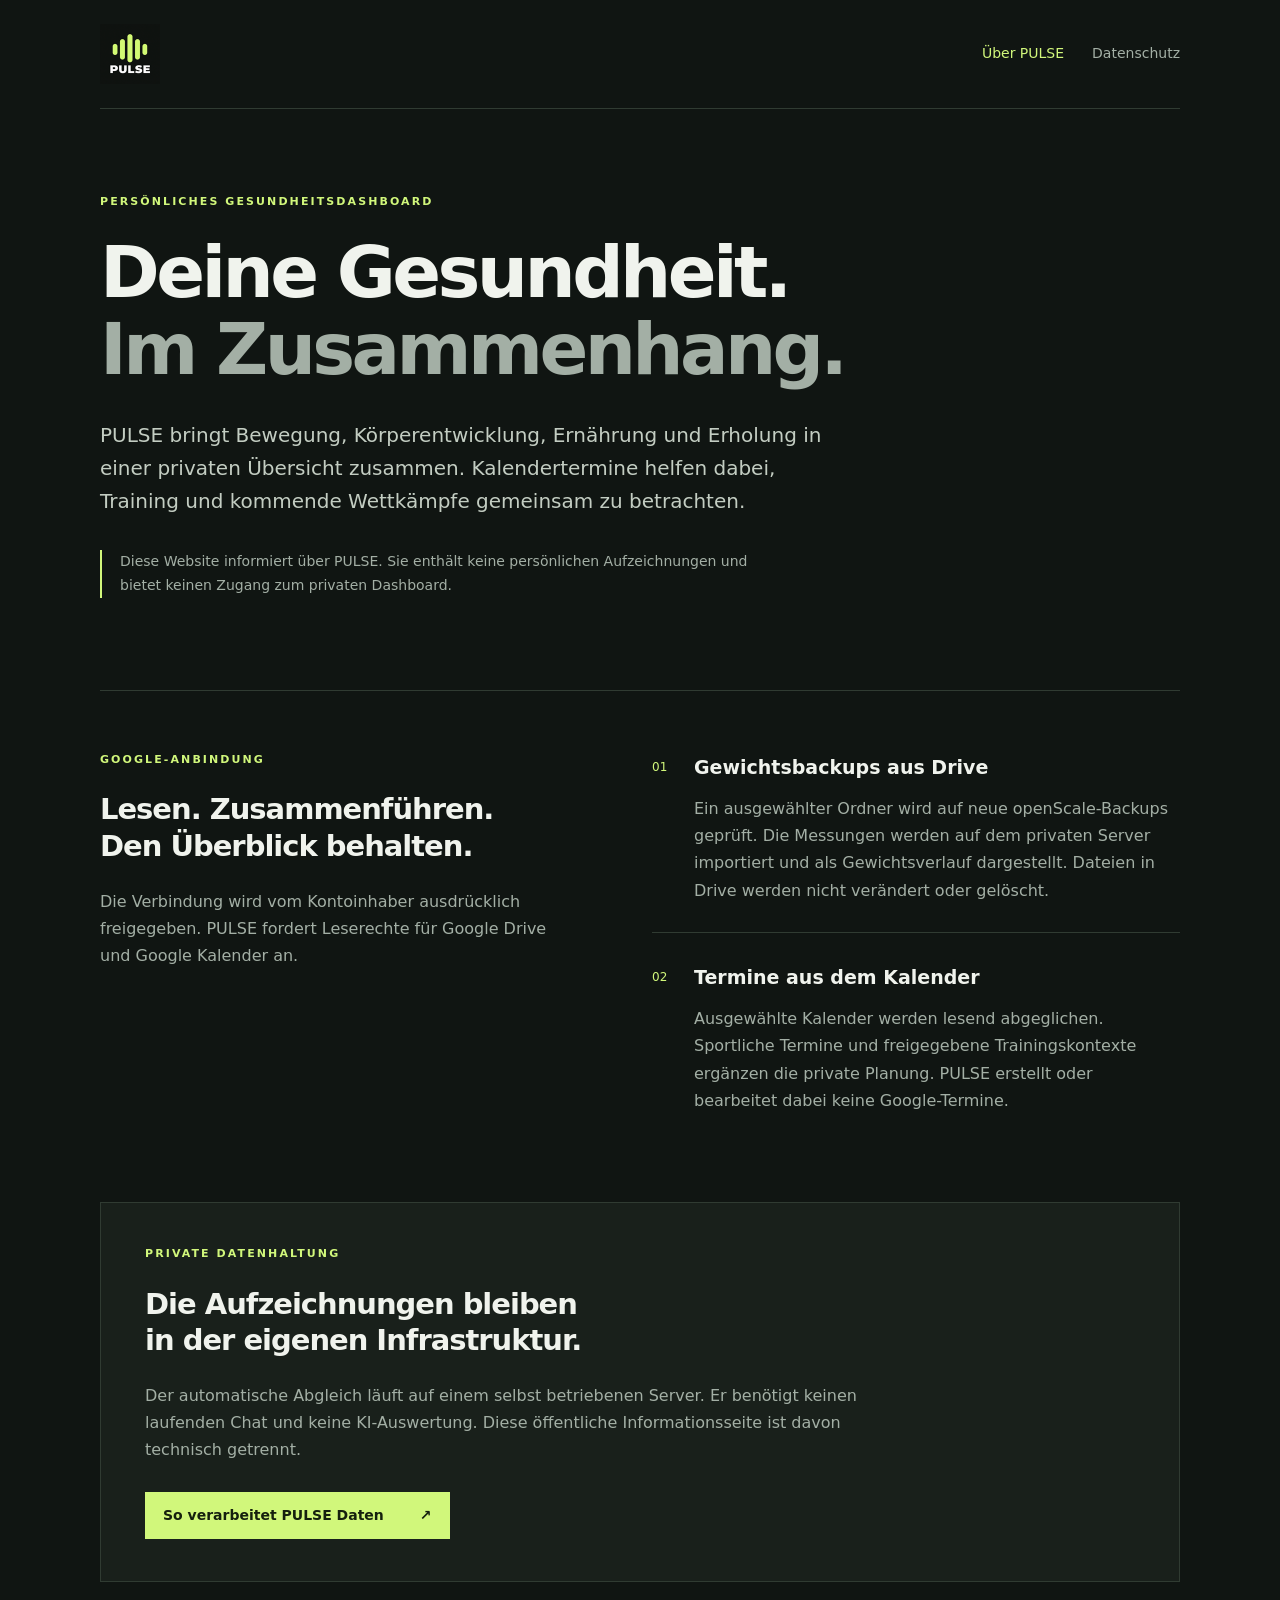
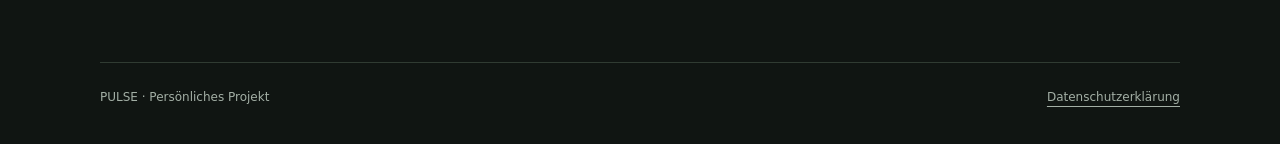
<file: index.html>
<!doctype html>
<html lang="de">
<head>
  <meta charset="utf-8">
  <meta name="viewport" content="width=device-width,initial-scale=1">
  <meta name="description" content="PULSE ist ein persönliches Dashboard für Gesundheit, Bewegung und Trainingsplanung. Informationen zur privaten Google-Anbindung.">
  <meta name="referrer" content="no-referrer">
  <title>PULSE · Persönliches Gesundheitsdashboard</title>
  <link rel="icon" href="logo.png" type="image/png">
  <link rel="stylesheet" href="style.css">
</head>
<body>
  <header class="wrap header"><a class="brand" href="./" aria-label="PULSE Startseite"><img src="logo.png" width="60" height="60" alt="PULSE"></a><nav aria-label="Hauptnavigation"><a aria-current="page" href="./">Über PULSE</a><a href="datenschutz.html">Datenschutz</a></nav></header>
  <main class="wrap">
    <section class="hero"><p class="eyebrow">PERSÖNLICHES GESUNDHEITSDASHBOARD</p><h1>Deine Gesundheit.<br><span>Im Zusammenhang.</span></h1><p class="lead">PULSE bringt Bewegung, Körperentwicklung, Ernährung und Erholung in einer privaten Übersicht zusammen. Kalendertermine helfen dabei, Training und kommende Wettkämpfe gemeinsam zu betrachten.</p><p class="boundary">Diese Website informiert über PULSE. Sie enthält keine persönlichen Aufzeichnungen und bietet keinen Zugang zum privaten Dashboard.</p></section>
    <section class="connections" aria-labelledby="google"><div><p class="eyebrow">GOOGLE-ANBINDUNG</p><h2 id="google">Lesen. Zusammenführen.<br>Den Überblick behalten.</h2><p>Die Verbindung wird vom Kontoinhaber ausdrücklich freigegeben. PULSE fordert Leserechte für Google Drive und Google Kalender an.</p></div><div class="connection-list"><article><span class="number">01</span><h3>Gewichtsbackups aus Drive</h3><p>Ein ausgewählter Ordner wird auf neue openScale-Backups geprüft. Die Messungen werden auf dem privaten Server importiert und als Gewichtsverlauf dargestellt. Dateien in Drive werden nicht verändert oder gelöscht.</p></article><article><span class="number">02</span><h3>Termine aus dem Kalender</h3><p>Ausgewählte Kalender werden lesend abgeglichen. Sportliche Termine und freigegebene Trainingskontexte ergänzen die private Planung. PULSE erstellt oder bearbeitet dabei keine Google-Termine.</p></article></div></section>
    <section class="privacy-summary" aria-labelledby="private"><p class="eyebrow">PRIVATE DATENHALTUNG</p><h2 id="private">Die Aufzeichnungen bleiben<br>in der eigenen Infrastruktur.</h2><p>Der automatische Abgleich läuft auf einem selbst betriebenen Server. Er benötigt keinen laufenden Chat und keine KI-Auswertung. Diese öffentliche Informationsseite ist davon technisch getrennt.</p><a class="button" href="datenschutz.html">So verarbeitet PULSE Daten <span aria-hidden="true">↗</span></a></section>
  </main>
  <footer class="wrap footer"><span>PULSE · Persönliches Projekt</span><a href="datenschutz.html">Datenschutzerklärung</a></footer>
</body>
</html>
</file>
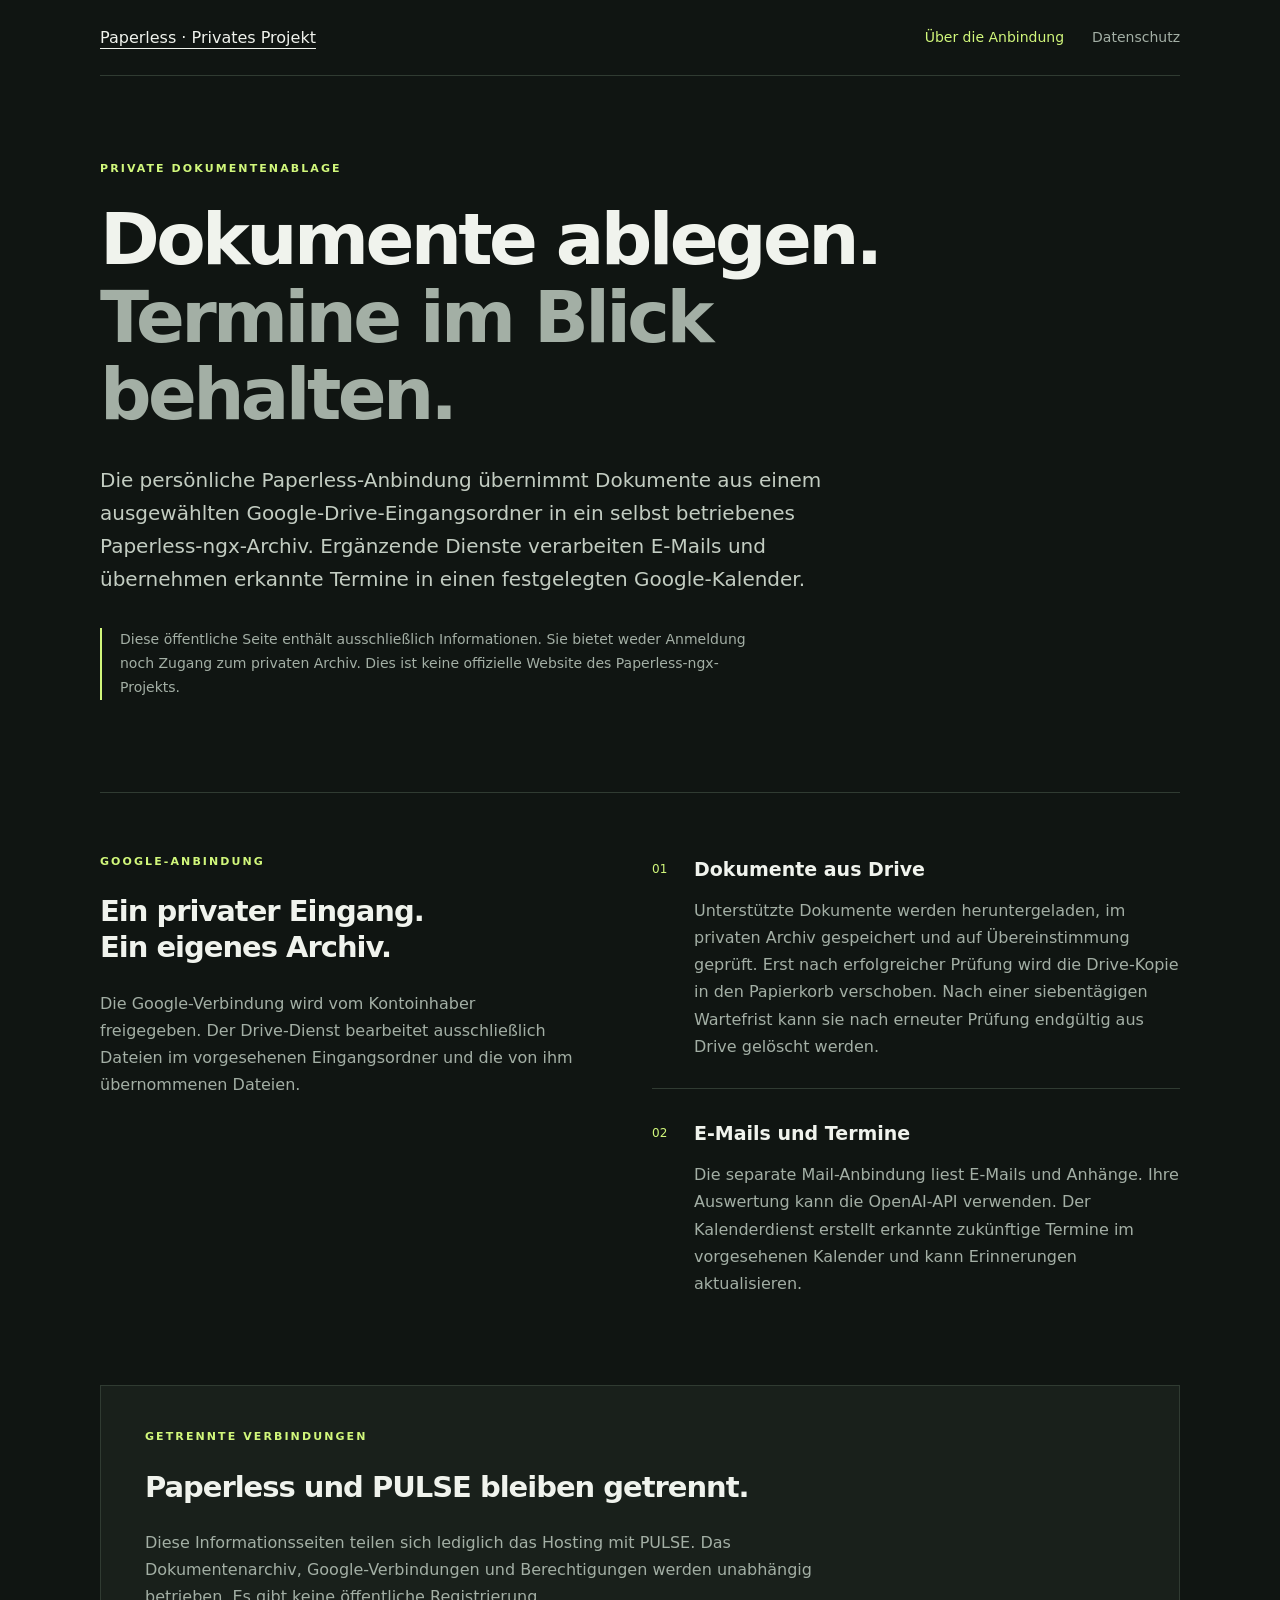
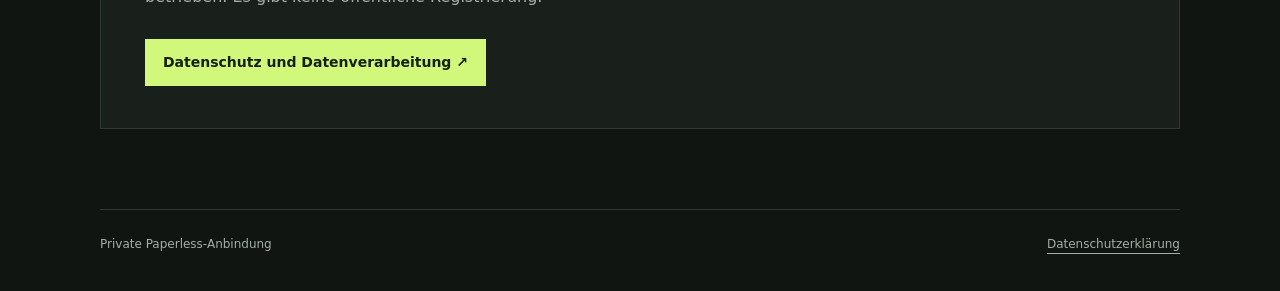
<file: paperless/index.html>
<!doctype html>
<html lang="de"><head><meta charset="utf-8"><meta name="viewport" content="width=device-width,initial-scale=1"><meta name="referrer" content="no-referrer"><title>Paperless · Private Dokumentenablage</title><link rel="stylesheet" href="../style.css"></head><body>
<header class="wrap header"><a class="brand" href="./">Paperless · Privates Projekt</a><nav aria-label="Navigation"><a aria-current="page" href="./">Über die Anbindung</a><a href="datenschutz.html">Datenschutz</a></nav></header>
<main class="wrap"><section class="hero"><p class="eyebrow">PRIVATE DOKUMENTENABLAGE</p><h1>Dokumente ablegen.<br><span>Termine im Blick behalten.</span></h1><p class="lead">Die persönliche Paperless-Anbindung übernimmt Dokumente aus einem ausgewählten Google-Drive-Eingangsordner in ein selbst betriebenes Paperless-ngx-Archiv. Ergänzende Dienste verarbeiten E-Mails und übernehmen erkannte Termine in einen festgelegten Google-Kalender.</p><p class="boundary">Diese öffentliche Seite enthält ausschließlich Informationen. Sie bietet weder Anmeldung noch Zugang zum privaten Archiv. Dies ist keine offizielle Website des Paperless-ngx-Projekts.</p></section>
<section class="connections"><div><p class="eyebrow">GOOGLE-ANBINDUNG</p><h2>Ein privater Eingang.<br>Ein eigenes Archiv.</h2><p>Die Google-Verbindung wird vom Kontoinhaber freigegeben. Der Drive-Dienst bearbeitet ausschließlich Dateien im vorgesehenen Eingangsordner und die von ihm übernommenen Dateien.</p></div><div class="connection-list"><article><span class="number">01</span><h3>Dokumente aus Drive</h3><p>Unterstützte Dokumente werden heruntergeladen, im privaten Archiv gespeichert und auf Übereinstimmung geprüft. Erst nach erfolgreicher Prüfung wird die Drive-Kopie in den Papierkorb verschoben. Nach einer siebentägigen Wartefrist kann sie nach erneuter Prüfung endgültig aus Drive gelöscht werden.</p></article><article><span class="number">02</span><h3>E-Mails und Termine</h3><p>Die separate Mail-Anbindung liest E-Mails und Anhänge. Ihre Auswertung kann die OpenAI-API verwenden. Der Kalenderdienst erstellt erkannte zukünftige Termine im vorgesehenen Kalender und kann Erinnerungen aktualisieren.</p></article></div></section>
<section class="privacy-summary"><p class="eyebrow">GETRENNTE VERBINDUNGEN</p><h2>Paperless und PULSE bleiben getrennt.</h2><p>Diese Informationsseiten teilen sich lediglich das Hosting mit PULSE. Das Dokumentenarchiv, Google-Verbindungen und Berechtigungen werden unabhängig betrieben. Es gibt keine öffentliche Registrierung.</p><a class="button" href="datenschutz.html">Datenschutz und Datenverarbeitung ↗</a></section></main><footer class="wrap footer"><span>Private Paperless-Anbindung</span><a href="datenschutz.html">Datenschutzerklärung</a></footer></body></html>
</file>
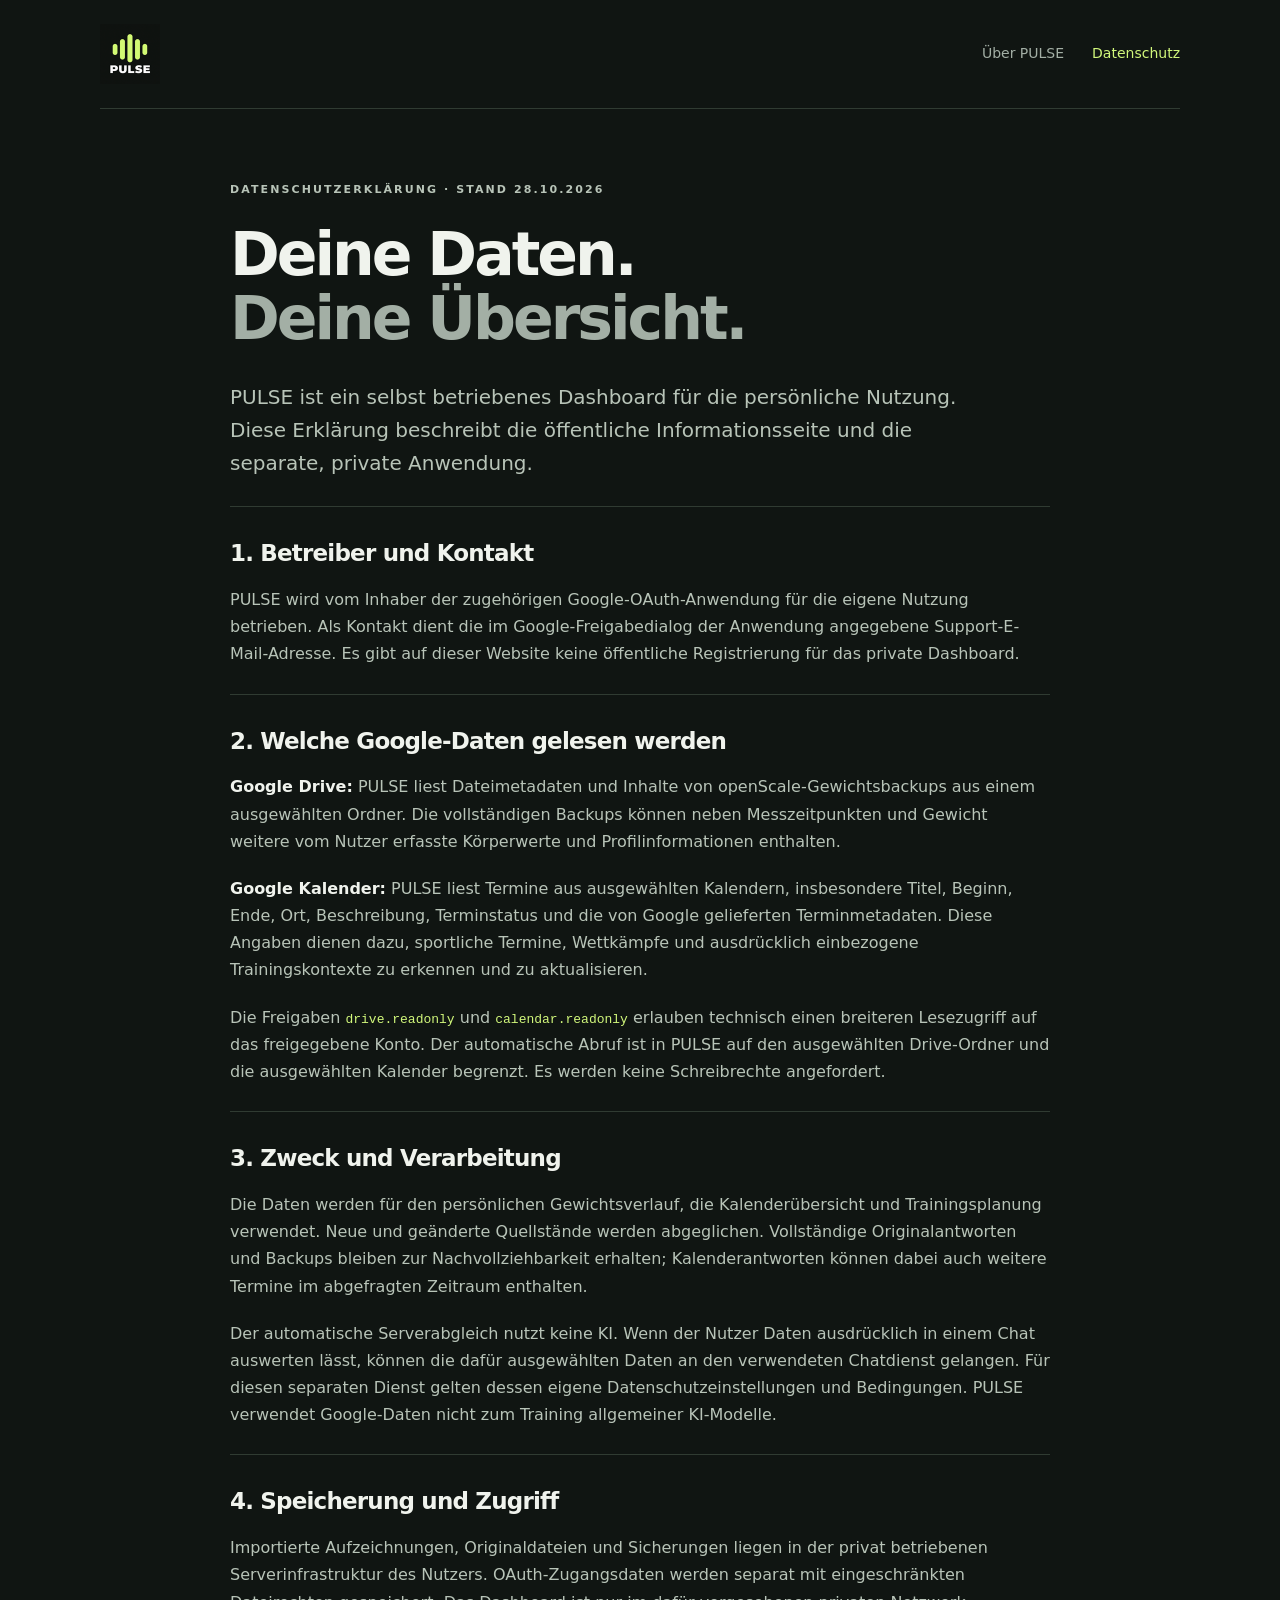
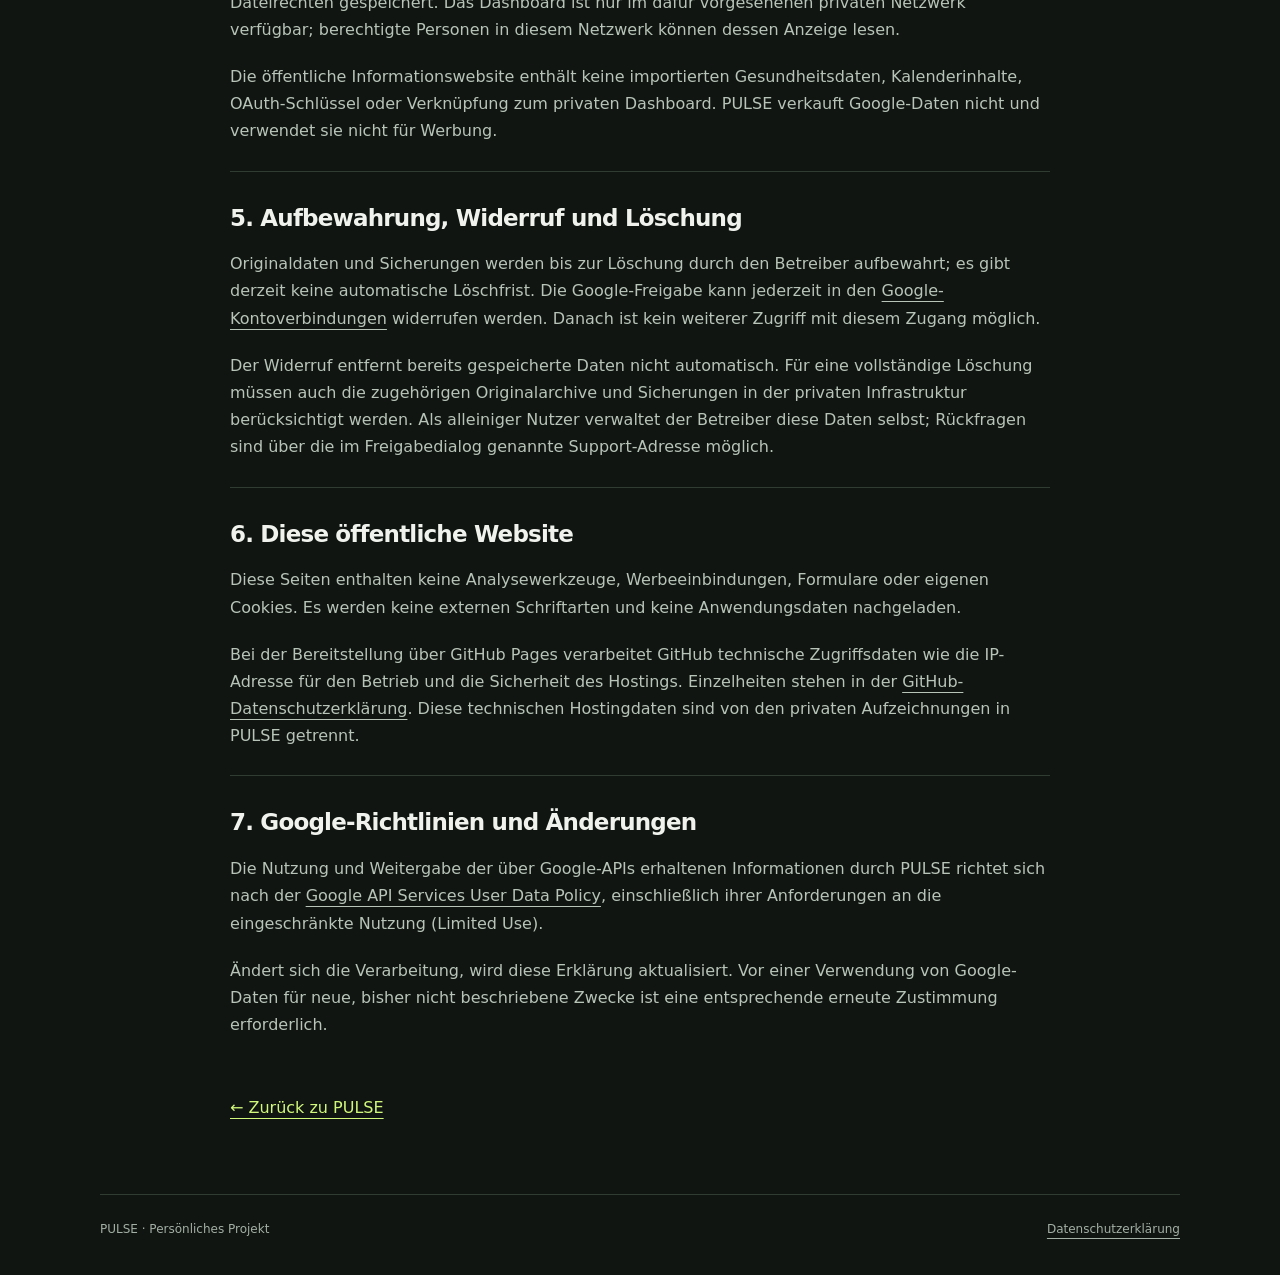
<file: datenschutz.html>
<!doctype html>
<html lang="de">
<head>
  <meta charset="utf-8">
  <meta name="viewport" content="width=device-width,initial-scale=1">
  <meta name="description" content="Informationen über den Zugriff auf Google-Daten, private Speicherung und Widerruf bei PULSE.">
  <meta name="referrer" content="no-referrer">
  <title>Datenschutz · PULSE</title>
  <link rel="icon" href="logo.png" type="image/png">
  <link rel="stylesheet" href="style.css">
</head>
<body>
  <header class="wrap header"><a class="brand" href="./" aria-label="PULSE Startseite"><img src="logo.png" width="60" height="60" alt="PULSE"></a><nav aria-label="Hauptnavigation"><a href="./">Über PULSE</a><a aria-current="page" href="datenschutz.html">Datenschutz</a></nav></header>
  <main class="wrap document"><p class="eyebrow">DATENSCHUTZERKLÄRUNG · STAND 28.10.2026</p><h1>Deine Daten.<br><span>Deine Übersicht.</span></h1><p class="lead">PULSE ist ein selbst betriebenes Dashboard für die persönliche Nutzung. Diese Erklärung beschreibt die öffentliche Informationsseite und die separate, private Anwendung.</p>
    <section><h2>1. Betreiber und Kontakt</h2><p>PULSE wird vom Inhaber der zugehörigen Google-OAuth-Anwendung für die eigene Nutzung betrieben. Als Kontakt dient die im Google-Freigabedialog der Anwendung angegebene Support-E-Mail-Adresse. Es gibt auf dieser Website keine öffentliche Registrierung für das private Dashboard.</p></section>
    <section><h2>2. Welche Google-Daten gelesen werden</h2><p><strong>Google Drive:</strong> PULSE liest Dateimetadaten und Inhalte von openScale-Gewichtsbackups aus einem ausgewählten Ordner. Die vollständigen Backups können neben Messzeitpunkten und Gewicht weitere vom Nutzer erfasste Körperwerte und Profilinformationen enthalten.</p><p><strong>Google Kalender:</strong> PULSE liest Termine aus ausgewählten Kalendern, insbesondere Titel, Beginn, Ende, Ort, Beschreibung, Terminstatus und die von Google gelieferten Terminmetadaten. Diese Angaben dienen dazu, sportliche Termine, Wettkämpfe und ausdrücklich einbezogene Trainingskontexte zu erkennen und zu aktualisieren.</p><p>Die Freigaben <code>drive.readonly</code> und <code>calendar.readonly</code> erlauben technisch einen breiteren Lesezugriff auf das freigegebene Konto. Der automatische Abruf ist in PULSE auf den ausgewählten Drive-Ordner und die ausgewählten Kalender begrenzt. Es werden keine Schreibrechte angefordert.</p></section>
    <section><h2>3. Zweck und Verarbeitung</h2><p>Die Daten werden für den persönlichen Gewichtsverlauf, die Kalenderübersicht und Trainingsplanung verwendet. Neue und geänderte Quellstände werden abgeglichen. Vollständige Originalantworten und Backups bleiben zur Nachvollziehbarkeit erhalten; Kalenderantworten können dabei auch weitere Termine im abgefragten Zeitraum enthalten.</p><p>Der automatische Serverabgleich nutzt keine KI. Wenn der Nutzer Daten ausdrücklich in einem Chat auswerten lässt, können die dafür ausgewählten Daten an den verwendeten Chatdienst gelangen. Für diesen separaten Dienst gelten dessen eigene Datenschutzeinstellungen und Bedingungen. PULSE verwendet Google-Daten nicht zum Training allgemeiner KI-Modelle.</p></section>
    <section><h2>4. Speicherung und Zugriff</h2><p>Importierte Aufzeichnungen, Originaldateien und Sicherungen liegen in der privat betriebenen Serverinfrastruktur des Nutzers. OAuth-Zugangsdaten werden separat mit eingeschränkten Dateirechten gespeichert. Das Dashboard ist nur im dafür vorgesehenen privaten Netzwerk verfügbar; berechtigte Personen in diesem Netzwerk können dessen Anzeige lesen.</p><p>Die öffentliche Informationswebsite enthält keine importierten Gesundheitsdaten, Kalenderinhalte, OAuth-Schlüssel oder Verknüpfung zum privaten Dashboard. PULSE verkauft Google-Daten nicht und verwendet sie nicht für Werbung.</p></section>
    <section><h2>5. Aufbewahrung, Widerruf und Löschung</h2><p>Originaldaten und Sicherungen werden bis zur Löschung durch den Betreiber aufbewahrt; es gibt derzeit keine automatische Löschfrist. Die Google-Freigabe kann jederzeit in den <a href="https://myaccount.google.com/connections" rel="noreferrer">Google-Kontoverbindungen</a> widerrufen werden. Danach ist kein weiterer Zugriff mit diesem Zugang möglich.</p><p>Der Widerruf entfernt bereits gespeicherte Daten nicht automatisch. Für eine vollständige Löschung müssen auch die zugehörigen Originalarchive und Sicherungen in der privaten Infrastruktur berücksichtigt werden. Als alleiniger Nutzer verwaltet der Betreiber diese Daten selbst; Rückfragen sind über die im Freigabedialog genannte Support-Adresse möglich.</p></section>
    <section><h2>6. Diese öffentliche Website</h2><p>Diese Seiten enthalten keine Analysewerkzeuge, Werbeeinbindungen, Formulare oder eigenen Cookies. Es werden keine externen Schriftarten und keine Anwendungsdaten nachgeladen.</p><p>Bei der Bereitstellung über GitHub Pages verarbeitet GitHub technische Zugriffsdaten wie die IP-Adresse für den Betrieb und die Sicherheit des Hostings. Einzelheiten stehen in der <a href="https://docs.github.com/en/site-policy/privacy-policies/github-general-privacy-statement" rel="noreferrer">GitHub-Datenschutzerklärung</a>. Diese technischen Hostingdaten sind von den privaten Aufzeichnungen in PULSE getrennt.</p></section>
    <section><h2>7. Google-Richtlinien und Änderungen</h2><p>Die Nutzung und Weitergabe der über Google-APIs erhaltenen Informationen durch PULSE richtet sich nach der <a href="https://developers.google.com/terms/api-services-user-data-policy" rel="noreferrer">Google API Services User Data Policy</a>, einschließlich ihrer Anforderungen an die eingeschränkte Nutzung (Limited Use).</p><p>Ändert sich die Verarbeitung, wird diese Erklärung aktualisiert. Vor einer Verwendung von Google-Daten für neue, bisher nicht beschriebene Zwecke ist eine entsprechende erneute Zustimmung erforderlich.</p></section>
    <a class="back" href="./">← Zurück zu PULSE</a>
  </main>
  <footer class="wrap footer"><span>PULSE · Persönliches Projekt</span><a href="datenschutz.html">Datenschutzerklärung</a></footer>
</body>
</html>
</file>
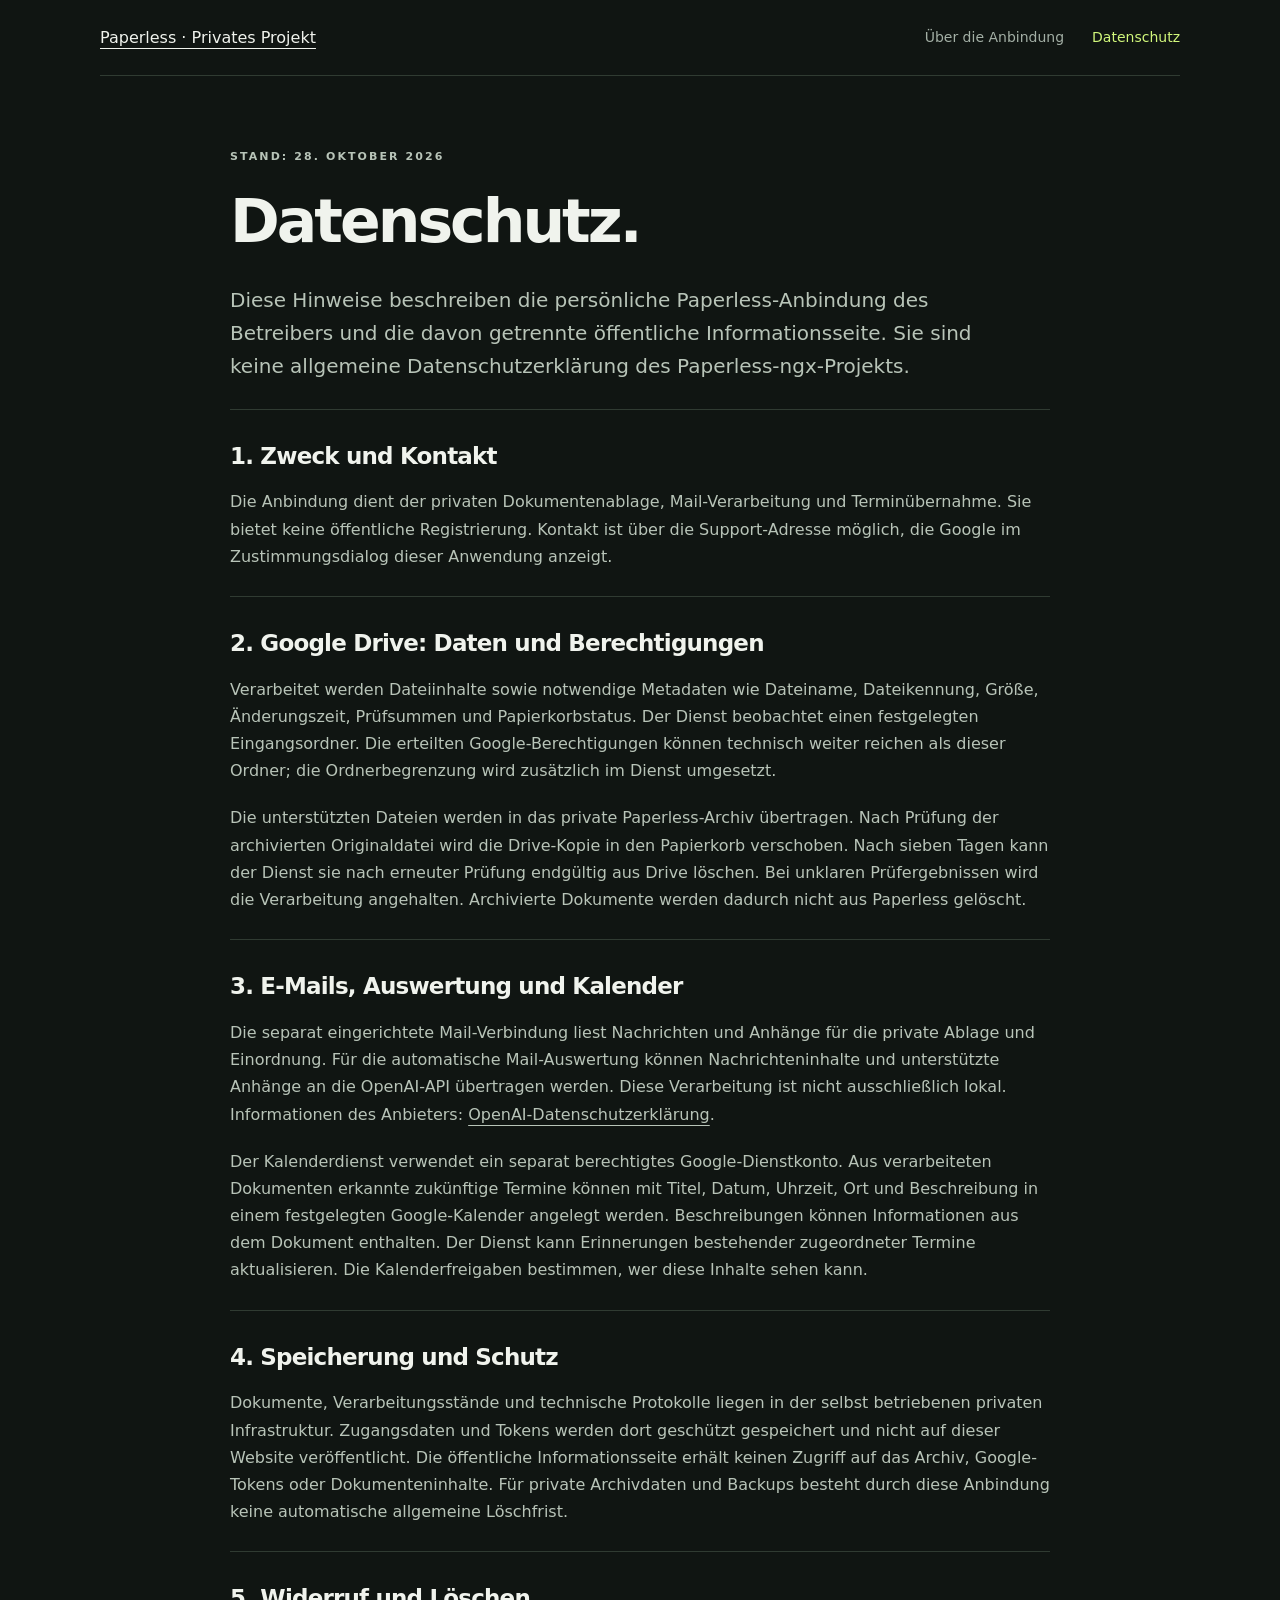
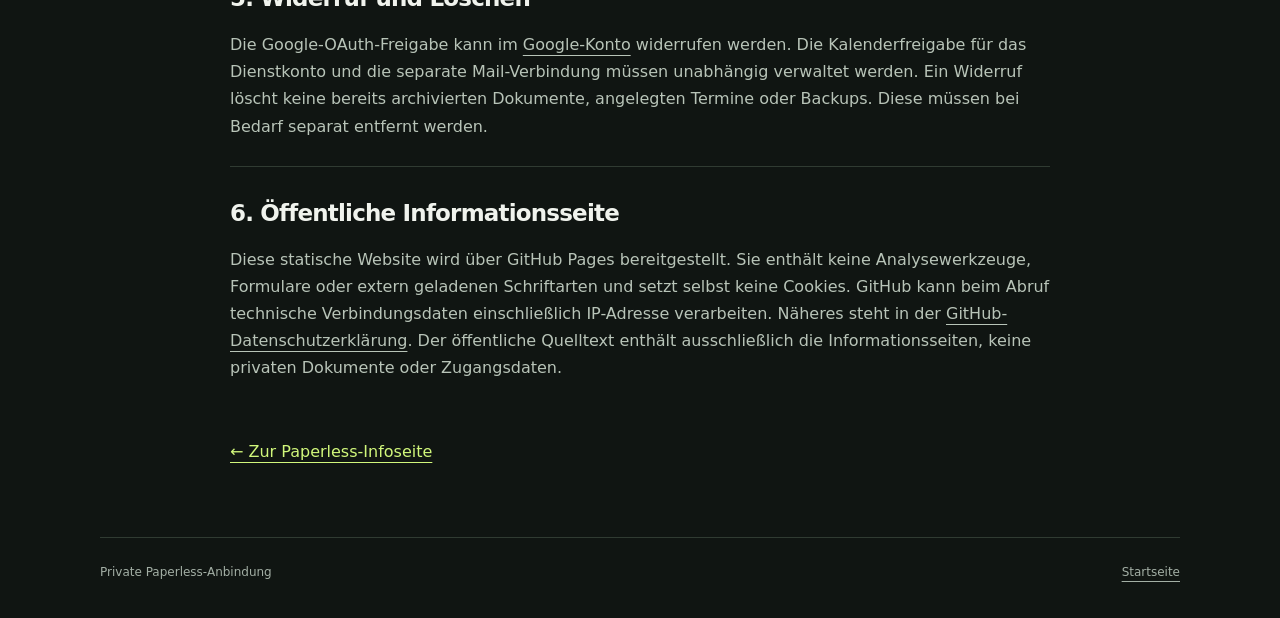
<file: paperless/datenschutz.html>
<!doctype html>
<html lang="de"><head><meta charset="utf-8"><meta name="viewport" content="width=device-width,initial-scale=1"><meta name="referrer" content="no-referrer"><title>Datenschutz · Private Paperless-Anbindung</title><link rel="stylesheet" href="../style.css"></head><body><header class="wrap header"><a class="brand" href="./">Paperless · Privates Projekt</a><nav aria-label="Navigation"><a href="./">Über die Anbindung</a><a aria-current="page" href="datenschutz.html">Datenschutz</a></nav></header>
<main class="wrap document"><p class="eyebrow">STAND: 28. OKTOBER 2026</p><h1>Datenschutz.</h1><p class="lead">Diese Hinweise beschreiben die persönliche Paperless-Anbindung des Betreibers und die davon getrennte öffentliche Informationsseite. Sie sind keine allgemeine Datenschutzerklärung des Paperless-ngx-Projekts.</p>
<section><h2>1. Zweck und Kontakt</h2><p>Die Anbindung dient der privaten Dokumentenablage, Mail-Verarbeitung und Terminübernahme. Sie bietet keine öffentliche Registrierung. Kontakt ist über die Support-Adresse möglich, die Google im Zustimmungsdialog dieser Anwendung anzeigt.</p></section>
<section><h2>2. Google Drive: Daten und Berechtigungen</h2><p>Verarbeitet werden Dateiinhalte sowie notwendige Metadaten wie Dateiname, Dateikennung, Größe, Änderungszeit, Prüfsummen und Papierkorbstatus. Der Dienst beobachtet einen festgelegten Eingangsordner. Die erteilten Google-Berechtigungen können technisch weiter reichen als dieser Ordner; die Ordnerbegrenzung wird zusätzlich im Dienst umgesetzt.</p><p>Die unterstützten Dateien werden in das private Paperless-Archiv übertragen. Nach Prüfung der archivierten Originaldatei wird die Drive-Kopie in den Papierkorb verschoben. Nach sieben Tagen kann der Dienst sie nach erneuter Prüfung endgültig aus Drive löschen. Bei unklaren Prüfergebnissen wird die Verarbeitung angehalten. Archivierte Dokumente werden dadurch nicht aus Paperless gelöscht.</p></section>
<section><h2>3. E-Mails, Auswertung und Kalender</h2><p>Die separat eingerichtete Mail-Verbindung liest Nachrichten und Anhänge für die private Ablage und Einordnung. Für die automatische Mail-Auswertung können Nachrichteninhalte und unterstützte Anhänge an die OpenAI-API übertragen werden. Diese Verarbeitung ist nicht ausschließlich lokal. Informationen des Anbieters: <a href="https://openai.com/policies/privacy-policy/">OpenAI-Datenschutzerklärung</a>.</p><p>Der Kalenderdienst verwendet ein separat berechtigtes Google-Dienstkonto. Aus verarbeiteten Dokumenten erkannte zukünftige Termine können mit Titel, Datum, Uhrzeit, Ort und Beschreibung in einem festgelegten Google-Kalender angelegt werden. Beschreibungen können Informationen aus dem Dokument enthalten. Der Dienst kann Erinnerungen bestehender zugeordneter Termine aktualisieren. Die Kalenderfreigaben bestimmen, wer diese Inhalte sehen kann.</p></section>
<section><h2>4. Speicherung und Schutz</h2><p>Dokumente, Verarbeitungsstände und technische Protokolle liegen in der selbst betriebenen privaten Infrastruktur. Zugangsdaten und Tokens werden dort geschützt gespeichert und nicht auf dieser Website veröffentlicht. Die öffentliche Informationsseite erhält keinen Zugriff auf das Archiv, Google-Tokens oder Dokumenteninhalte. Für private Archivdaten und Backups besteht durch diese Anbindung keine automatische allgemeine Löschfrist.</p></section>
<section><h2>5. Widerruf und Löschen</h2><p>Die Google-OAuth-Freigabe kann im <a href="https://myaccount.google.com/connections">Google-Konto</a> widerrufen werden. Die Kalenderfreigabe für das Dienstkonto und die separate Mail-Verbindung müssen unabhängig verwaltet werden. Ein Widerruf löscht keine bereits archivierten Dokumente, angelegten Termine oder Backups. Diese müssen bei Bedarf separat entfernt werden.</p></section>
<section><h2>6. Öffentliche Informationsseite</h2><p>Diese statische Website wird über GitHub Pages bereitgestellt. Sie enthält keine Analysewerkzeuge, Formulare oder extern geladenen Schriftarten und setzt selbst keine Cookies. GitHub kann beim Abruf technische Verbindungsdaten einschließlich IP-Adresse verarbeiten. Näheres steht in der <a href="https://docs.github.com/en/site-policy/privacy-policies/github-general-privacy-statement">GitHub-Datenschutzerklärung</a>. Der öffentliche Quelltext enthält ausschließlich die Informationsseiten, keine privaten Dokumente oder Zugangsdaten.</p></section>
<a class="back" href="./">← Zur Paperless-Infoseite</a></main><footer class="wrap footer"><span>Private Paperless-Anbindung</span><a href="./">Startseite</a></footer></body></html>
</file>
<file: style.css>
:root{color-scheme:dark;--bg:#101512;--panel:#19201b;--text:#f0f3ed;--muted:#a3afa5;--lime:#d1f77b;--line:#303b32;font-family:system-ui,-apple-system,BlinkMacSystemFont,"Segoe UI",sans-serif}*{box-sizing:border-box}body{margin:0;background:var(--bg);color:var(--text);font-size:16px;line-height:1.7}a{color:inherit;text-underline-offset:5px}a:focus-visible{outline:2px solid var(--lime);outline-offset:5px}.wrap{width:min(1080px,calc(100% - 64px));margin:auto}.header{display:flex;align-items:center;justify-content:space-between;padding:24px 0;border-bottom:1px solid var(--line)}.brand{display:flex}.brand img{display:block}.header nav{display:flex;gap:28px;font-size:14px}.header nav a{text-decoration:none;color:var(--muted)}.header nav a[aria-current]{color:var(--lime)}.hero{padding:84px 0 72px;max-width:900px}.eyebrow{font-size:11px;font-weight:650;letter-spacing:.19em;color:var(--lime);margin:0 0 22px}h1{font-size:clamp(42px,6vw,72px);line-height:1.08;letter-spacing:-.05em;font-weight:600;margin:0 0 30px}h1 span{color:var(--muted)}.lead{font-size:20px;line-height:1.65;max-width:760px;color:#c3cdc2}.boundary{font-size:14px;max-width:660px;border-left:2px solid var(--lime);padding-left:18px;margin-top:32px;color:var(--muted)}.connections{border-top:1px solid var(--line);padding:60px 0;display:grid;grid-template-columns:1fr 1.1fr;gap:72px}h2{font-size:29px;line-height:1.25;letter-spacing:-.035em;font-weight:550;margin:0 0 24px}p{color:var(--muted);margin:0 0 20px}h3{font-size:19px;font-weight:550;margin:0 0 12px}.connection-list article{position:relative;padding-left:42px}.connection-list article+article{border-top:1px solid var(--line);padding-top:28px;margin-top:28px}.number{position:absolute;left:0;color:var(--lime);font-size:12px;line-height:2.7}.privacy-summary{border:1px solid var(--line);background:var(--panel);padding:42px 44px;margin:8px 0 80px}.privacy-summary p{max-width:720px}.button{display:inline-flex;justify-content:space-between;gap:36px;background:var(--lime);color:#15200e;text-decoration:none;padding:12px 18px;font-size:14px;font-weight:650;margin-top:8px}.footer{padding:24px 0 36px;border-top:1px solid var(--line);display:flex;justify-content:space-between;font-size:12px;color:var(--muted)}.document{max-width:820px;padding-top:72px;padding-bottom:72px}.document h1{font-size:clamp(42px,5vw,60px)}.document section{padding-top:32px;margin-top:26px;border-top:1px solid var(--line)}.document h2{font-size:23px;margin-bottom:18px}.document p{color:#b8c4b8}.document strong{color:var(--text)}code{font-size:13px;overflow-wrap:anywhere;color:var(--lime)}.back{display:inline-block;margin-top:36px;color:var(--lime)}@media(max-width:700px){.wrap{width:calc(100% - 36px)}.header{padding:18px 0}.header nav{gap:16px;font-size:12px}.hero{padding:54px 0 48px}.lead{font-size:18px}.connections{grid-template-columns:1fr;gap:28px;padding:40px 0}.privacy-summary{padding:28px 24px;margin-bottom:48px}.footer{gap:20px;align-items:flex-start}.document{padding-top:48px}.button{gap:20px;font-size:13px}}
</file>
